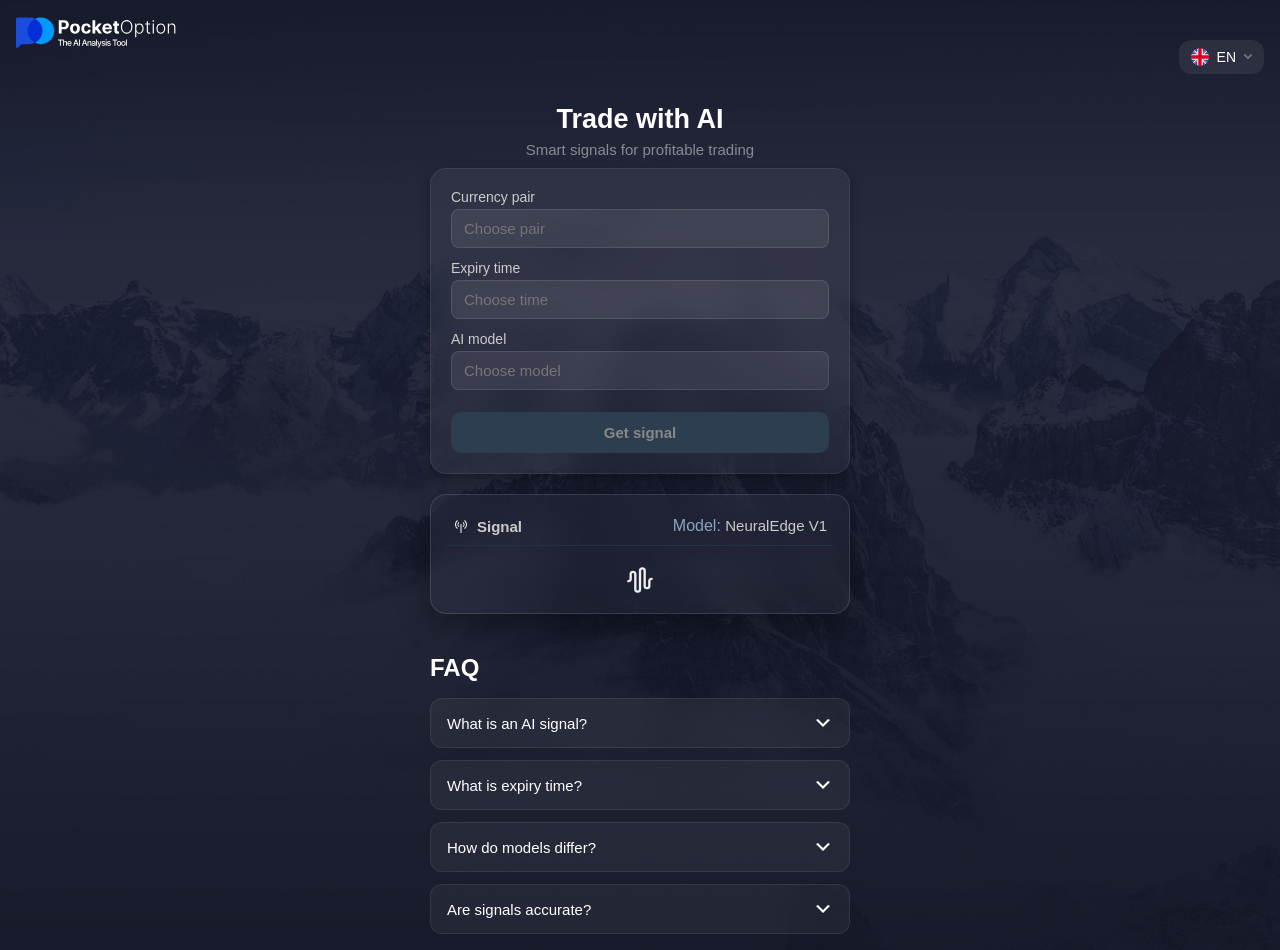
<file: index.html>
<!DOCTYPE html>
<html lang="en" dir="ltr">
<head>
    <meta charset="UTF-8" />
    <meta name="viewport" content="width=device-width, initial-scale=1.0" />
    <title>Pocket Signals</title>
    <link rel="stylesheet" href="styles/main.css" />
</head>
<body>
<div class="app-wrapper">
    <header class="header">
        <img src="images/logo.svg" alt="Logo" class="logo" />

        <div class="vip-button-wrapper">



            <!-- Language menu -->
            <div class="lang-dropdown" id="langDropdown">
                <button class="lang-btn" id="langBtn" aria-haspopup="listbox" aria-expanded="false">
                    <img class="lang-flag" id="langFlag" src="images/flags/en.svg" alt="EN" />
                    <span id="langCode">EN</span>
                    <svg class="lang-caret" width="8" height="6" viewBox="0 0 8 6" aria-hidden="true">
                        <path fill="#fff" d="M.234.334A.8.8 0 0 1 1.276.256l.09.078L4 2.968 6.634.334A.8.8 0 0 1 7.676.256l.09.078a.8.8 0 0 1 .077 1.042l-.077.09-3.2 3.2a.8.8 0 0 1-1.042.077l-.09-.078-3.2-3.2a.8.8 0 0 1 0-1.131Z" opacity=".5"/>
                    </svg>
                </button>
                <ul class="lang-menu" id="langMenu" role="listbox" tabindex="-1" aria-label="Select language"></ul>
            </div>
        </div>
    </header>

    <main class="main">
        <!-- Heading -->
        <div class="main-heading">
            <h1>Trade with AI</h1>
            <p>Smart signals for profitable trading</p>
        </div>

        <!-- Parameters card -->
        <div class="glass-card">
            <div class="field-block" onclick="selectField('pair')">
                <label>Currency pair</label>
                <input type="text" id="pairField" placeholder="Choose pair" readonly />
            </div>

            <div class="field-block" onclick="selectField('expiry')">
                <label>Expiry time</label>
                <input type="text" id="timeField" placeholder="Choose time" readonly />
            </div>

            <div class="field-block" onclick="selectField('model')">
                <label>AI model</label>
                <input type="text" id="modelField" placeholder="Choose model" readonly />
            </div>

            <button class="submit-btn" id="getSignalBtn" disabled>Get signal</button>
        </div>

        <!-- Signal card -->
        <div class="glass-signal">
            <div class="signal-top">
                <div class="signal-title">
                    <img src="images/signal-icon.svg" alt="Signal" />
                    <span>Signal</span>
                </div>
                <div class="signal-model">
                    Model: <span id="selectedModel">NeuralEdge V1</span>
                </div>
            </div>

            <div class="signal-bottom">
                <!-- Animated icon -->
                <svg class="wave-loader" xmlns="http://www.w3.org/2000/svg" width="32" height="32" viewBox="0 0 24 24" fill="none" stroke="#ffffff" stroke-width="2" stroke-linecap="round" stroke-linejoin="round">
                    <path d="M2 13a2 2 0 0 0 2-2V7a2 2 0 0 1 4 0v13a2 2 0 0 0 4 0V4a2 2 0 0 1 4 0v13a2 2 0 0 0 4 0v-4a2 2 0 0 1 2-2">
                        <animate attributeName="stroke-dasharray" values="120;20;120" dur="1.5s" repeatCount="indefinite" />
                        <animate attributeName="opacity" values="1;0.2;1" dur="1.5s" repeatCount="indefinite" />
                    </path>
                </svg>

                <!-- Analysis screen -->
                <div id="sigAnalysis" class="sig-analysis">
                    <ul class="sig-steps" id="sigSteps">
                        <li class="sig-step">
              <span class="icon" aria-hidden="true">
                <svg xmlns="http://www.w3.org/2000/svg" viewBox="0 0 24 24 "><title>Text-link-analysis SVG Icon</title><path fill="#ffffff" d="M8 10h8v2H8zm0-4h12v2H8zm0-4h12v2H8z"/><path fill="#ffffff" d="m4.711 28l5.631-9.996l7.434 6.49a2 2 0 0 0 3.084-.534l6.97-10.403l-1.661-1.114l-7 10.448l-.07.103l-7.435-6.49a2.003 2.003 0 0 0-3.08.53L4 25.183V2H2v26a2.002 2.002 0 0 0 2 2h26v-2Z"/></svg>
              </span>
                            <div><b>Technical screening</b><div class="sub">Indicators, levels, volatility</div></div>
                            <span class="check" aria-hidden="true">
                <svg viewBox="0 0 24 24"><path d="M5 13l4 4L19 7" fill="none" stroke="currentColor" stroke-width="2" stroke-linecap="round" stroke-linejoin="round"/></svg>
              </span>
                        </li>

                        <li class="sig-step">
              <span class="icon" aria-hidden="true">
                <svg xmlns="http://www.w3.org/2000/svg" width="24" height="24" viewBox="0 0 24 24"><title>Pattern SVG Icon</title><path fill="#ffffff" d="M6 19.23q-.508 0-.87-.36q-.36-.362-.36-.87t.36-.87t.87-.36q.125 0 .221.018t.202.07l4.435-4.435q-.125-.333-.055-.682t.33-.608t.608-.33t.682.055l4.435-4.435l-.06-.202Q16.77 6.125 16.77 6q0-.508.362-.87q.361-.36.869-.36t.87.36t.36.87t-.36.87q-.362.36-.87.36q-.308 0-.423-.088l-4.435 4.43q.125.332.055.684t-.324.606q-.271.27-.62.34t-.682-.06l-4.325 4.32l.039.038h3.592q.16-.335.456-.533t.661-.198q.383 0 .692.195t.449.536h3.73q.16-.34.459-.536q.3-.195.676-.195q.508 0 .87.362q.36.361.36.869t-.36.87t-.87.36q-.377 0-.676-.197q-.299-.198-.459-.533h-3.73q-.14.34-.453.536q-.311.195-.682.195t-.667-.198t-.456-.533H7.123q-.14.335-.45.533T6 19.23m0-6q-.508 0-.87-.362q-.36-.361-.36-.869t.36-.87t.87-.36t.87.36q.36.362.36.87t-.36.87t-.87.36m0-6q-.508 0-.87-.36q-.36-.362-.36-.87t.36-.87t.87-.36t.87.36q.36.362.36.87t-.36.87t-.87.36m6 0q-.508 0-.87-.36q-.36-.362-.36-.87t.36-.87t.87-.36t.87.36q.36.362.36.87t-.36.87t-.87.36m6 6q-.508 0-.87-.36q-.36-.362-.36-.87t.36-.87t.87-.36t.87.36q.36.362.36.87t-.36.87t-.87.36"/></svg>
              </span>
                            <div><b>Pattern recognition</b><div class="sub">Trends, figures, candle models</div></div>
                            <span class="check" aria-hidden="true">
                <svg viewBox="0 0 24 24"><path d="M5 13l4 4L19 7" fill="none" stroke="currentColor" stroke-width="2" stroke-linecap="round" stroke-linejoin="round"/></svg>
              </span>
                        </li>

                        <li class="sig-step">
              <span class="icon" aria-hidden="true">
                <svg viewBox="0 0 24 24"><path d="M4 7h8M8 3v8M14 14l6 6M20 14l-6 6" fill="none" stroke="currentColor" stroke-width="2" stroke-linecap="round"/></svg>
              </span>
                            <div><b>Mathematical modeling</b><div class="sub">Probabilities & risk management</div></div>
                            <span class="check" aria-hidden="true">
                <svg viewBox="0 0 24 24"><path d="M5 13l4 4L19 7" fill="none" stroke="currentColor" stroke-width="2" stroke-linecap="round" stroke-linejoin="round"/></svg>
              </span>
                        </li>

                        <li class="sig-step">
              <span class="icon" aria-hidden="true">
                <svg viewBox="0 0 24 24"><path d="M3 12h6l3-5 3 10 3-5h3" fill="none" stroke="currentColor" stroke-width="2" stroke-linecap="round"/></svg>
              </span>
                            <div><b>Signal generation</b><div class="sub">Aggregation & normalization</div></div>
                            <span class="check" aria-hidden="true">
                <svg viewBox="0 0 24 24"><path d="M5 13l4 4L19 7" fill="none" stroke="currentColor" stroke-width="2" stroke-linecap="round" stroke-linejoin="round"/></svg>
              </span>
                        </li>

                        <li class="sig-step">
              <span class="icon" aria-hidden="true">
                <svg viewBox="0 0 24 24"><path d="M12 2l3 7h7l-5.5 4 2.5 7-7-4-7 4 2.5-7L2 9h7z" fill="none" stroke="currentColor" stroke-width="2" stroke-linecap="round"/></svg>
              </span>
                            <div><b>Cross-validation</b><div class="sub">Consistency & error control</div></div>
                            <span class="check" aria-hidden="true">
                <svg viewBox="0 0 24 24"><path d="M5 13l4 4L19 7" fill="none" stroke="currentColor" stroke-width="2" stroke-linecap="round" stroke-linejoin="round"/></svg>
              </span>
                        </li>
                    </ul>

                    <div class="sig-progress">
                        <div class="bar" id="sigProgress" style="width:0%"></div>
                    </div>
                </div>

                <div id="sigResult" class="rg2" hidden>

                    <div id="sigDirIcon" class="sig-dir-icon" aria-hidden="true"></div>
                    <!-- Direction ribbon -->
                    <div class="rg2-ribbon" id="sigDirection">BUY</div>

                    <!-- Pair centered -->
                    <div class="rg2-pair" id="sigPair">—</div>

                    <!-- Two big counters -->
                    <div class="rg2-counters">
                        <div class="rg2-counter">
                            <div class="k">CONFIDENCE</div>
                            <div class="v" id="sigConf">—</div>
                        </div>
                        <div class="rg2-counter">
                            <div class="k">ACCURACY</div>
                            <div class="v" id="sigAcc">—</div>
                        </div>
                    </div>

                    <!-- Rows -->
                    <div class="rg2-list">
                        <div class="row">
                            <div class="k">MARKET</div>
                            <div class="v" id="sigMarket">—</div>
                        </div>
                        <div class="row">
                            <div class="k">STRENGTH</div>
                            <div class="v" id="sigStrength">—</div>
                        </div>
                        <div class="row">
                            <div class="k">VOLUME</div>
                            <div class="v" id="sigVol">—</div>
                        </div>
                        <div class="row">
                            <div class="k">TIME</div>
                            <div class="v" id="sigTime">—</div>
                        </div>
                        <div class="row">
                            <div class="k">VALID UNTIL</div>
                            <div class="v" id="sigValid">—</div>
                        </div>
                    </div>

                    <div class="rg2-actions">
                        <button class="rg2-btn" id="sigRepeat">Repeat</button>
                        <button class="rg2-btn ghost" id="sigReset">Reset</button>
                    </div>
                </div>


            </div>
        </div>
    </main>

    <section class="faq-section">
        <h2 class="faq-title">FAQ</h2>
        <div class="faq-list">

            <div class="faq-item">
                <button class="faq-question" onclick="toggleFAQ(this)">
                    <span>What is an AI signal?</span>
                    <img src="images/ArrowDownAlt2.svg" class="arrow-icon" alt="Arrow" />
                </button>
                <div class="faq-answer">
                    An AI signal is generated by artificial intelligence based on market analysis.
                </div>
            </div>

            <div class="faq-item">
                <button class="faq-question" onclick="toggleFAQ(this)">
                    <span>What is expiry time?</span>
                    <img src="images/ArrowDownAlt2.svg" class="arrow-icon" alt="Arrow" />
                </button>
                <div class="faq-answer">
                    The moment when a trade closes automatically. Choose what fits your strategy.
                </div>
            </div>

            <div class="faq-item">
                <button class="faq-question" onclick="toggleFAQ(this)">
                    <span>How do models differ?</span>
                    <img src="images/ArrowDownAlt2.svg" class="arrow-icon" alt="Arrow" />
                </button>
                <div class="faq-answer">
                    Models differ in performance and compute — expect different signals.
                </div>
            </div>

            <div class="faq-item">
                <button class="faq-question" onclick="toggleFAQ(this)">
                    <span>Are signals accurate?</span>
                    <img src="images/ArrowDownAlt2.svg" class="arrow-icon" alt="Arrow" />
                </button>
                <div class="faq-answer">
                    Signals are aggregated across many markets and venues to increase robustness.
                </div>
            </div>

        </div>
    </section>
</div>

<!-- POPUP: pair -->
<div class="cp-overlay" id="cpPopup" aria-hidden="true" role="dialog" aria-modal="true">
    <div class="cp" role="document">
        <div class="cp-header">
            <div class="cp-tabs" id="cpTabs">
                <button class="cp-tab" data-tab="fiat" aria-selected="true" title="Currencies">
                    <img src="images/icons/Dollar.svg" alt="$" />
                </button>
                <button class="cp-tab" data-tab="crypto" aria-selected="false" title="Crypto">
                    <img src="images/icons/Btc.svg" alt="₿" />
                </button>
                <button class="cp-tab" data-tab="commod" aria-selected="false" title="Commodities">
                    <img src="images/icons/BaselineWaterDrop.svg" alt="oil" />
                </button>
                <button class="cp-tab" data-tab="stocks" aria-selected="false" title="Stocks">
                    <img src="images/icons/GraphArrowIncreaseSolid.svg" alt="stocks" />
                </button>
                <button class="cp-tab" data-tab="docs" aria-selected="false" title="Indices">
                    <img src="images/icons/Document.svg" alt="docs" />
                </button>
            </div>

            <div class="cp-search-row">
                <div class="cp-search">
                    <img class="cp-icon-left" src="images/icons/SearchOutlined.svg" width="18" height="18" alt="Search" />
                    <input id="cpSearch" type="search" autocomplete="off" placeholder="Search" />
                </div>
                <button id="cpFavOnly" class="cp-fav" aria-pressed="false" title="Favorites only">
                    <img src="images/icons/StarFilled.svg" width="18" height="18" alt="Favorites" />
                </button>
            </div>
        </div>

        <div class="cp-headrow">
            <div id="cpLeftTitle">Currencies</div>
            <div style="text-align:right;">Market</div>
        </div>

        <div class="cp-list" id="cpList"></div>
    </div>
</div>
<!-- /POPUP -->

<!-- POPUP: expiry -->
<div class="ex-overlay" id="exPopup" aria-hidden="true" role="dialog" aria-modal="true">
    <div class="ex" role="document">
        <div class="ex-header">
            <div class="ex-title">Expiry time</div>
        </div>
        <div class="ex-grid" id="exGrid"><!-- render from JS --></div>
    </div>
</div>
<!-- /POPUP -->

<!-- POPUP: model -->
<div class="md-overlay" id="mdPopup" aria-hidden="true" role="dialog" aria-modal="true">
    <div class="md" role="document">
        <div class="md-header">
            <div class="md-title">AI model</div>
        </div>
        <div class="md-grid" id="mdGrid"><!-- render from JS --></div>
    </div>
</div>
<!-- /POPUP -->

<!-- POPUP: VIP Bottom Sheet -->
<div class="vip-overlay" id="vipSheet" aria-hidden="true" role="dialog" aria-modal="true">
    <div class="vip-backdrop" data-close></div>

    <section class="vip-sheet" role="document" aria-labelledby="vipTitle">
        <div class="vip-grabber" data-close="drag" aria-hidden="true"></div>

        <header class="vip-head">
            <div class="vip-title-wrap">
                <h3 id="vipTitle">Get VIP access</h3>
            </div>
            <button class="vip-close" id="vipClose" aria-label="Close">
                <svg width="18" height="18" viewBox="0 0 24 24"><path fill="#9aa7b8" d="M18.3 5.7L12 12l6.3 6.3-1.4 1.4L10.6 13.4 4.3 19.7 2.9 18.3 9.2 12 2.9 5.7 4.3 4.3 10.6 10.6 16.9 4.3z"/></svg>
            </button>
        </header>

        <div class="vip-body">
            <!-- Hero -->
            <div class="vip-hero">
                <div class="vip-badge">Exclusive access</div>
                <h4>More accuracy. More markets. Less risk.</h4>
                <p class="vip-sub">VIP unlocks advanced model, priority signals and risk tools.</p>
            </div>

            <!-- Short comparison -->
            <div class="vip-compare">
                <div class="vip-card free">
                    <div class="vip-card-title">Basic</div>
                    <ul>
                        <li>NeuralEdge V1 model</li>
                        <li>Average signal accuracy</li>
                        <li>Standard markets</li>
                        <li>Limited signal history</li>
                        <li>Market analysis every 40s</li>
                        <li>Payouts up to 80%</li>
                    </ul>
                </div>

                <div class="vip-card vip">
                    <div class="vip-card-title">VIP</div>
                    <ul>
                        <li>NeuralEdge V2 model</li>
                        <li>Timeframes up to <b>H4</b></li>
                        <li>Extended markets: stocks/crypto/indices</li>
                        <li>Priority signals & early access</li>
                        <li>Details: strength/volume/probability corridors</li>
                        <li>Deep history & favorites</li>
                        <li>Market analysis every 1.2s</li>
                        <li>Payouts up to 170%</li>
                    </ul>
                </div>
            </div>

            <h3 class="vip-h3">What VIP gives</h3>
            <!-- Features -->
            <div class="vip-features">
                <div class="vip-feature">
                    <img class="vip-icon" src="images/vip/Chart_perspective_matte_s%201.svg" alt="Chart">
                    <div class="vf-text">
                        <div class="vf-title">+ up to 12% ↑ accuracy</div>
                        <div class="vf-sub">via ensembles & probability calibration.</div>
                    </div>
                </div>

                <div class="vip-feature">
                    <img class="vip-icon" src="images/vip/Flash_perspective_matte_s.svg" alt="Flash">
                    <div class="vf-text">
                        <div class="vf-title">Priority delivery</div>
                        <div class="vf-sub">VIP gets the signal first.</div>
                    </div>
                </div>

                <div class="vip-feature">
                    <img class="vip-icon" src="images/vip/Briefcase_perspective_matte_s%201.svg" alt="Briefcase">
                    <div class="vf-text">
                        <div class="vf-title">Risk guides</div>
                        <div class="vf-sub">adaptive lot/expiry vs volatility.</div>
                    </div>
                </div>

                <div class="vip-feature">
                    <img class="vip-icon" src="images/vip/Diagram_perspective_matte_s%201.svg" alt="Diagram">
                    <div class="vf-text">
                        <div class="vf-title">Extended markets</div>
                        <div class="vf-sub">packages for stocks, indices, crypto.</div>
                    </div>
                </div>
            </div>
            <section class="vip-how">
                <h4>How to get VIP</h4>
                <p class="vip-how-text">
                    Keep trading on PocketOption. VIP is granted automatically based on your turnover.
                </p>
            </section>
    </section>
</div>

<script src="scripts/main.js"></script>
</body>
</html>
</file>
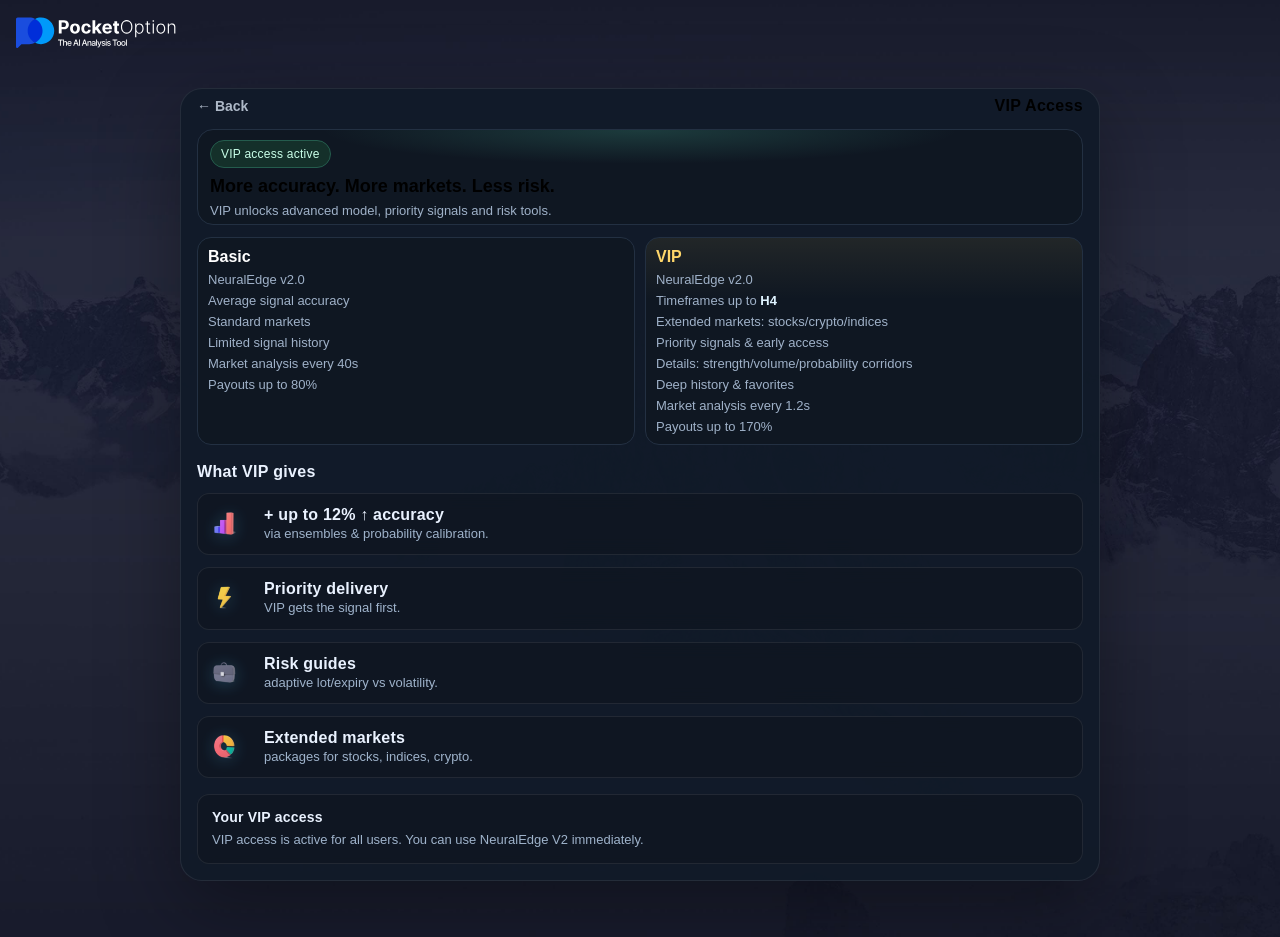
<file: vip.html>
<!DOCTYPE html>
<html lang="en">
<head>
<meta charset="UTF-8">
<meta name="viewport" content="width=device-width, initial-scale=1.0">
<title>VIP Access — Pocket Signals</title>
<link rel="stylesheet" href="styles/main.css">
</head>
<body>
<div class="app-wrapper">
<header class="header">
  <img src="images/logo.svg" alt="Logo" class="logo">
</header>
<main class="vip-page" role="main" aria-labelledby="vipTitle">

        <header class="vip-head">
            <a class="vip-back" href="index.html" aria-label="Back">← Back</a>
            <div class="vip-title-wrap">
                <h3 id="vipTitle">VIP Access</h3>
            </div>
        </header>

        <div class="vip-body">
            <!-- Hero -->
            <div class="vip-hero">
                <div class="vip-badge">VIP access active</div>
                <h4>More accuracy. More markets. Less risk.</h4>
                <p class="vip-sub">VIP unlocks advanced model, priority signals and risk tools.</p>
            </div>

            <!-- Short comparison -->
            <div class="vip-compare">
                <div class="vip-card free">
                    <div class="vip-card-title">Basic</div>
                    <ul>
                        <li>NeuralEdge v2.0</li>
                        <li>Average signal accuracy</li>
                        <li>Standard markets</li>
                        <li>Limited signal history</li>
                        <li>Market analysis every 40s</li>
                        <li>Payouts up to 80%</li>
                    </ul>
                </div>

                <div class="vip-card vip">
                    <div class="vip-card-title">VIP</div>
                    <ul>
                        <li>NeuralEdge v2.0</li>
                        <li>Timeframes up to <b>H4</b></li>
                        <li>Extended markets: stocks/crypto/indices</li>
                        <li>Priority signals & early access</li>
                        <li>Details: strength/volume/probability corridors</li>
                        <li>Deep history & favorites</li>
                        <li>Market analysis every 1.2s</li>
                        <li>Payouts up to 170%</li>
                    </ul>
                </div>
            </div>

            <h3 class="vip-h3">What VIP gives</h3>
            <!-- Features -->
            <div class="vip-features">
                <div class="vip-feature">
                    <img class="vip-icon" src="images/vip/Chart_perspective_matte_s%201.svg" alt="Chart">
                    <div class="vf-text">
                        <div class="vf-title">+ up to 12% ↑ accuracy</div>
                        <div class="vf-sub">via ensembles & probability calibration.</div>
                    </div>
                </div>

                <div class="vip-feature">
                    <img class="vip-icon" src="images/vip/Flash_perspective_matte_s.svg" alt="Flash">
                    <div class="vf-text">
                        <div class="vf-title">Priority delivery</div>
                        <div class="vf-sub">VIP gets the signal first.</div>
                    </div>
                </div>

                <div class="vip-feature">
                    <img class="vip-icon" src="images/vip/Briefcase_perspective_matte_s%201.svg" alt="Briefcase">
                    <div class="vf-text">
                        <div class="vf-title">Risk guides</div>
                        <div class="vf-sub">adaptive lot/expiry vs volatility.</div>
                    </div>
                </div>

                <div class="vip-feature">
                    <img class="vip-icon" src="images/vip/Diagram_perspective_matte_s%201.svg" alt="Diagram">
                    <div class="vf-text">
                        <div class="vf-title">Extended markets</div>
                        <div class="vf-sub">packages for stocks, indices, crypto.</div>
                    </div>
                </div>
            </div>
            <section class="vip-how">
                <h4>Your VIP access</h4>
                <p class="vip-how-text">
                    VIP access is active for all users. You can use NeuralEdge V2 immediately.
                </p>
            </section>
    </main>
</div>
</div>
</body>
</html>
</file>
<file: styles/main.css>
/* =========================
   Reset
========================= */
*{margin:0;padding:0;box-sizing:border-box}

/* =========================
   Base
========================= */
html,body{width:100%;height:100%;font-family:Arial, sans-serif;background:#0b0f1a}
.app-wrapper{
    min-height:100vh;
    background:url('../images/background.jpg') no-repeat center/cover;
    padding:16px;
}

/* =========================
   Header
========================= */
.header{display:flex;justify-content:space-between;align-items:center;padding-bottom:16px}
.logo{height:32px;width:auto}

.vip-button-wrapper{position:relative;display:flex;flex-direction:column;align-items:flex-end}
.vip-btn{
    display:flex;align-items:center;gap:6px;
    background: #deaf00;color:#fff;font-weight:700;
    border:0;border-radius:6px;padding:8px 12px;font-size:14px;cursor:pointer;position:relative;
}
.vip-btn img{width:18px;height:18px}
.vip-indicator{
    position:absolute;top:-4px;right:-4px;width:10px;height:10px;background:red;border-radius:50%;
    display:none;animation:pulse 1.2s infinite;
}
@keyframes pulse{0%{transform:scale(1);opacity:1}50%{transform:scale(1.4);opacity:.6}100%{transform:scale(1);opacity:1}}

/* =========================
   Main layout
========================= */
.main{display:flex;flex-direction:column;align-items:center;gap:20px;padding:60px 16px 0}

/* Headings */
.main-heading{color:#fff;text-align:center;margin-top:-20px;margin-bottom:-10px}
.main-heading h1{font-size:27px;font-weight:700;margin-bottom:6px}
.main-heading p{font-size:15px;color:#ccc;opacity:.6}

/* =========================
   Glass Card (form)
========================= */
.glass-card{
    width:100%;max-width:420px;color:#fff;
    backdrop-filter:blur(16px);
    background:rgba(255,255,255,.05);
    border:1px solid rgba(255,255,255,.08);
    border-radius:16px;padding:20px;display:flex;flex-direction:column;gap:12px;
    box-shadow:0 4px 12px rgba(0,0,0,.3);
    transition:opacity .25s ease, filter .25s ease;
}
.field-block{display:flex;flex-direction:column;gap:4px;cursor:pointer}
.field-block label{font-size:14px;color:#ccc}
.field-block input{
    padding:10px 12px;font-size:15px;border-radius:8px;color:#fff;
    background:rgba(255,255,255,.08);
    border:1px solid rgba(255,255,255,.1);
    pointer-events:none;
}

/* Submit button */
.submit-btn{
    margin-top:10px;padding:12px;font-size:15px;border-radius:10px;border:0;font-weight:700;
    cursor:not-allowed;background:#2c3e50;color:#888;transition:.3s;
}
.submit-btn.active{background:#1abc9c;color:#fff;cursor:pointer}

/* =========================
   Glass Signal (analysis card)
========================= */
.glass-signal{
    width:100%;max-width:420px;color:#fff;position:relative;z-index:2;
    backdrop-filter:blur(16px);
    background:rgba(255,255,255,.05);
    border:1px solid rgba(255,255,255,.08);
    border-radius:16px;padding:16px;display:flex;flex-direction:column;gap:10px;
    box-shadow:0 4px 12px rgba(0,0,0,.25);
    transition:margin-top .28s ease, box-shadow .28s ease, transform .28s ease;
    will-change:margin-top,transform;
}
body.analysis-open .glass-signal{
    margin-top:calc(-1.02 * var(--raise, 0px));
    z-index:10; box-shadow:0 18px 56px rgba(0,0,0,.5);
}
body.analysis-open .glass-card{opacity:.65;filter:blur(1px);pointer-events:none}

.signal-top{display:flex;justify-content:space-between;align-items:center;padding:6px 6px 10px;border-bottom:1px solid #243244}
.signal-title{display:flex;gap:8px;align-items:center;font-weight:700}
.signal-title img{width:16px;height:16px}
.signal-title span,.signal-model span{font-size:15px;color:#ccc}

.signal-bottom{font-size:15px;color:#ccc;padding-top:10px;width:100%;text-align:center}
.signal-bottom svg.wave-loader{width:28px;height:28px;stroke:#fff;transition:opacity .2s ease, transform .2s ease}

/* По умолчанию показываем иконку, анализ скрыт */
.sig-analysis{display:none}
body.analysis-open .wave-loader{display:none}
body.analysis-open .sig-analysis{display:block}
.wave-loader{transition:opacity .2s ease, transform .2s ease}
body.analysis-open .wave-loader{opacity:0;transform:scale(.96)}

/* =========================
   FAQ
========================= */
.faq-section{max-width:420px;margin:40px auto 0;color:#fff}
.faq-title{font-size:24px;font-weight:700;margin-bottom:16px;text-align:left}
.faq-list{display:flex;flex-direction:column;gap:12px}
.faq-item{
    background:rgba(255,255,255,.05);border:1px solid rgba(255,255,255,.08);
    backdrop-filter:blur(16px);border-radius:12px;overflow:hidden;transition:.3s ease;
}
.faq-question{
    width:100%;padding:14px 16px;background:none;border:0;color:#fff;
    font-size:15px;font-weight:500;display:flex;justify-content:space-between;align-items:center;cursor:pointer;
}
.arrow-icon{width:20px;height:20px;transition:transform .3s ease}
.faq-item.open .arrow-icon{transform:rotate(180deg)}
.faq-answer{
    max-height:0;opacity:0;padding:0 16px;font-size:14px;color:#ccc;overflow:hidden;transition:.3s ease;
}
.faq-item.open .faq-answer{max-height:300px;opacity:1;padding:0 16px 14px}

/* =========================
   Language dropdown (under VIP)
========================= */
.lang-dropdown{position:absolute;top:100%;right:0;margin-top:8px}
.lang-btn{
    display:flex;align-items:center;gap:8px;padding:8px 12px;border-radius:12px;
    background:rgba(255,255,255,.08);backdrop-filter:blur(12px);color:#fff;
    font-size:14px;font-weight:500;text-transform:uppercase;border:0;cursor:pointer;transition:background .2s ease;
}
.lang-btn:hover{background:rgba(255,255,255,.12)}
.lang-flag{width:18px;height:18px;border-radius:50%;object-fit:cover}
.lang-caret{width:8px;height:6px;opacity:.7;transform-origin:50% 50%;transition:transform .2s ease}
.lang-dropdown.open .lang-caret{transform:rotate(180deg)}
.lang-menu{
    position:absolute;top:calc(100% + 6px);right:0;width:200px;max-height:260px;background:#fff;color:#000;
    border-radius:12px;box-shadow:0 12px 28px rgba(0,0,0,.25);padding:8px 0;display:none;flex-direction:column;overflow-y:auto;z-index:1000;
}
.lang-menu.open{display:flex;animation:fadeIn .2s ease}
.lang-menu li{list-style:none}
.lang-menu button{
    display:flex;align-items:center;width:100%;background:none;border:0;padding:10px 16px;gap:10px;
    font-weight:500;font-size:14px;cursor:pointer;transition:background .15s ease;
}
.lang-menu button:hover{background:#f1f1f1}
@keyframes fadeIn{from{opacity:0;transform:translateY(-4px)}to{opacity:1;transform:translateY(0)}}

/* =========================
   Currency Pair Popup
========================= */
:root{
    --cp-bg:#0e1621;--cp-panel:#1c2532;--cp-panel-2:#111a24;--cp-text:#e3eefc;--cp-muted:#8aa4c0;
    --cp-accent:#3ba3ff;--cp-border:#243244;--cp-hover:#223044;--cp-shadow:0 10px 30px rgba(0,0,0,.45);
}
.cp-overlay{position:fixed;inset:0;background:rgba(4,10,16,.55);backdrop-filter:blur(4px);display:none;align-items:center;justify-content:center;z-index:1000;padding:16px}
.cp-overlay[aria-hidden="false"]{display:flex}
.cp{width:100%;max-width:420px;background:var(--cp-panel);border:1px solid var(--cp-border);border-radius:16px;box-shadow:var(--cp-shadow);overflow:hidden;position:relative;color:var(--cp-text)}
.cp-header{padding:12px 12px 8px;background:linear-gradient(180deg,rgba(255,255,255,.02),transparent 60%);border-bottom:1px solid var(--cp-border)}
.cp-tabs{display:flex;gap:8px}
.cp-tab{flex:1 1 auto;display:flex;align-items:center;justify-content:center;height:36px;border-radius:10px;background:var(--cp-panel-2);border:1px solid var(--cp-border);cursor:pointer;user-select:none}
.cp-tab[aria-selected="true"]{outline:2px solid var(--cp-accent);background:#0f2032}
.cp-tab img{width:18px;height:18px;display:block}
.cp-search-row{display:flex;gap:8px;align-items:center;margin-top:10px}
.cp-search{position:relative;flex:1 1 auto}
.cp-search input{width:100%;height:38px;padding:0 34px 0 36px;background:var(--cp-panel-2);color:var(--cp-text);border:1px solid var(--cp-border);border-radius:12px;outline:none}
.cp-search input::placeholder{color:var(--cp-muted)}
.cp-icon-left{position:absolute;left:10px;top:50%;transform:translateY(-50%);opacity:.8}
.cp-fav{width:38px;height:38px;display:inline-flex;align-items:center;justify-content:center;background:var(--cp-panel-2);border:1px solid var(--cp-border);border-radius:12px;cursor:pointer}
.cp-fav[aria-pressed="true"]{outline:2px solid var(--cp-accent)}
.cp-headrow{display:grid;grid-template-columns:1fr 56px;gap:8px;padding:10px 12px;color:var(--cp-muted);font-size:12px;text-transform:uppercase;letter-spacing:.03em}
.cp-list{max-height:min(60vh,520px);overflow:auto;padding-bottom:10px}
.cp-item{display:grid;grid-template-columns:1fr 56px;gap:8px;align-items:center;height:44px;padding:0 12px;border-top:1px solid var(--cp-border)}
.cp-item:hover{background:var(--cp-hover)}
.cp-title{display:flex;align-items:center;gap:8px;min-width:0}
.cp-title .cp-star{width:18px;height:18px;opacity:.9;cursor:pointer}
.cp-name{white-space:nowrap;overflow:hidden;text-overflow:ellipsis}
.cp-market{text-align:right;color:var(--cp-muted);font-size:12.5px}

/* =========================
   Expiry Popup
========================= */
:root{
    --ex-panel:#1c2532;--ex-panel-2:#111a24;--ex-text:#e3eefc;--ex-muted:#8aa4c0;
    --ex-border:#243244;--ex-accent:#3ba3ff;--ex-hover:#223044;--ex-shadow:0 10px 30px rgba(0,0,0,.45);
}
.ex-overlay{position:fixed;inset:0;background:rgba(4,10,16,.55);backdrop-filter:blur(4px);display:none;align-items:center;justify-content:center;z-index:1000;padding:16px}
.ex-overlay[aria-hidden="false"]{display:flex}
.ex{width:100%;max-width:420px;background:var(--ex-panel);border:1px solid var(--ex-border);border-radius:18px;box-shadow:var(--ex-shadow);overflow:hidden;color:var(--ex-text)}
.ex-header{padding:12px 14px;border-bottom:1px solid var(--ex-border);background:linear-gradient(180deg,rgba(255,255,255,.02),transparent 60%)}
.ex-title{font-weight:600}
.ex-grid{display:grid;grid-template-columns:repeat(3,1fr);gap:10px;padding:12px}
.ex-chip{
    height:40px;display:flex;align-items:center;justify-content:center;border-radius:12px;background:var(--ex-panel-2);
    border:1px solid var(--ex-border);color:var(--ex-text);font-weight:600;letter-spacing:.01em;cursor:pointer;user-select:none;
    transition:background .12s ease, outline-color .12s ease, transform .06s ease;
}
.ex-chip:hover{background:var(--ex-hover)}
.ex-chip:active{transform:translateY(1px)}
.ex-chip[aria-selected="true"]{outline:2px solid var(--ex-accent);background:#0f2032}
.ex-chip:focus-visible{outline:2px solid var(--ex-accent)}

/* =========================
   Model Popup
========================= */
:root{
    --md-panel:#1c2532;--md-panel-2:#111a24;--md-text:#e3eefc;--md-muted:#8aa4c0;
    --md-border:#243244;--md-accent:#3ba3ff;--md-hover:#223044;--md-shadow:0 10px 30px rgba(0,0,0,.45);
    --md-badge:#2a3750;
}
.md-overlay{position:fixed;inset:0;background:rgba(4,10,16,.55);backdrop-filter:blur(4px);display:none;align-items:center;justify-content:center;z-index:1000;padding:16px}
.md-overlay[aria-hidden="false"]{display:flex}
.md{width:100%;max-width:420px;background:var(--md-panel);border:1px solid var(--md-border);border-radius:18px;box-shadow:var(--md-shadow);overflow:hidden;color:var(--md-text)}
.md-header{padding:12px 14px;border-bottom:1px solid var(--md-border);background:linear-gradient(180deg,rgba(255,255,255,.02),transparent 60%)}
.md-title{font-weight:600}
.md-grid{display:grid;grid-template-columns:repeat(2,1fr);gap:10px;padding:12px}
.md-chip{
    min-height:56px;display:flex;flex-direction:column;gap:6px;align-items:center;justify-content:center;text-align:center;
    border-radius:12px;background:var(--md-panel-2);border:1px solid var(--md-border);color:var(--md-text);
    font-weight:600;letter-spacing:.01em;cursor:pointer;user-select:none;padding:6px 8px;
    transition:background .12s ease, outline-color .12s ease, transform .06s ease;
}
.md-chip:hover{background:var(--md-hover)}
.md-chip:active{transform:translateY(1px)}
.md-chip[aria-selected="true"]{outline:2px solid var(--md-accent);background:#0f2032}
.md-chip.is-disabled{opacity:.55;cursor:not-allowed;filter:saturate(.7);background:var(--md-panel-2);border-style:dashed}
.md-chip .md-badge{font-size:11px;line-height:1;color:var(--md-muted);background:var(--md-badge);border:1px solid var(--md-border);padding:4px 6px;border-radius:8px}

/* =========================
   Signal (analysis → result)
========================= */
.signal-model{color:#8aa4c0}

/* Steps container */
:root{
    --step-bg:rgba(20,24,31,.7);
    --step-br:rgba(120,140,180,.25);
    --step-next:rgba(140,160,200,.18);
    --step-active-grad:linear-gradient(135deg, rgba(86,161,255,.25), rgba(72,227,194,.25));
    --step-active-ring:#5ec7ff;
    --step-done:rgba(80,180,120,.18);
    --step-done-ring:#4ade80;
}
#sigSteps{display:grid;gap:10px}
#sigSteps .sig-step{
    display:flex;align-items:center;gap:12px;position:relative;
    background:var(--step-bg);border:1px solid var(--step-br);border-radius:14px;padding:14px 16px;
    backdrop-filter:blur(6px);transition:transform .25s ease,border-color .25s ease,box-shadow .25s ease,background .25s ease;
}
/* icons */
#sigSteps .sig-step .icon{width:28px;height:28px;display:grid;place-items:center;flex:0 0 28px}
#sigSteps .sig-step .icon svg{width:22px;height:22px;opacity:.8}
/* check */
#sigSteps .sig-step .check{width:24px;height:24px;display:grid;place-items:center;flex:0 0 24px}
#sigSteps .sig-step .check svg{width:18px;height:18px;opacity:0;transform:scale(.8);transition:.25s ease}
/* text */
#sigSteps .sig-step > div{flex:1;min-width:0}
#sigSteps .sig-step b{font-weight:600;font-size:12px;letter-spacing:.2px}
#sigSteps .sig-step .sub{font-size:12px;opacity:.7}
/* states */
#sigSteps .sig-step.is-next{background:linear-gradient(0deg,var(--step-next),var(--step-next)),var(--step-bg);border-color:rgba(120,140,180,.35)}
#sigSteps .sig-step.is-active{background:var(--step-active-grad),var(--step-bg);border-color:var(--step-active-ring);box-shadow:0 0 0 1px rgba(94,199,255,.25),0 8px 24px rgba(66,160,255,.12)}
#sigSteps .sig-step.is-active .icon svg{opacity:1;filter:drop-shadow(0 0 6px rgba(94,199,255,.45))}
#sigSteps .sig-step.is-active::after{content:"";position:absolute;inset:-1px;border-radius:14px;border:1px solid rgba(94,199,255,.35);pointer-events:none;animation:pulse-ring 1.2s ease-out infinite}
#sigSteps .sig-step.is-done{background:linear-gradient(0deg,var(--step-done),var(--step-done)),var(--step-bg);border-color:var(--step-done-ring)}
#sigSteps .sig-step.is-done .check svg{opacity:1;transform:scale(1)}
#sigSteps .sig-step:active{transform:translateY(1px)}
@keyframes pulse-ring{0%{box-shadow:0 0 0 0 rgba(94,199,255,.35)}100%{box-shadow:0 0 0 12px rgba(94,199,255,0)}}

/* progress */
.sig-progress{
    position:relative;height:6px;border-radius:999px;background:rgba(255,255,255,.08);overflow:hidden;margin-top:10px;
}
.sig-progress .bar{
    height:100%;width:0%;
    background:linear-gradient(90deg,#55a6ff,#48e3c2);border-radius:inherit;
    transition:width .35s cubic-bezier(.22,1,.36,1);
    background-image:
            repeating-linear-gradient(45deg, rgba(255,255,255,.22) 0 8px, rgba(255,255,255,0) 8px 16px),
            linear-gradient(90deg,#55a6ff,#48e3c2);
    animation:prog-stripes 1.2s linear infinite;
}
.sig-progress::after{
    content:"";position:absolute;inset:0;transform:translateX(-60%);
    background:linear-gradient(90deg,transparent,rgba(255,255,255,.18),transparent);
    animation:prog-shine 2.2s ease-in-out infinite;pointer-events:none;
}
@keyframes prog-stripes{to{background-position:40px 0,0 0}}
@keyframes prog-shine{50%{transform:translateX(60%)}100%{transform:translateX(160%)}}

/* Result */
/* — бейдж направления сделки (ПОКУПКА/ПРОДАЖА) — */
/* — направление сделки: крупный, спокойный бейдж — */
.trade-badge{
    margin:10px auto 16px;
    display:inline-flex; align-items:center; justify-content:center;
    padding:12px 24px;               /* БОЛЬШЕ */
    border-radius:14px;              /* менее округлый */
    font-size:16px;
    font-weight:800;
    letter-spacing:.06em;
    text-transform:uppercase;
    user-select:none;

    /* стекло + мягкий свет */
    backdrop-filter:blur(10px);
    box-shadow:
            inset 0 1px 0 rgba(255,255,255,.22),
            0 8px 24px rgba(0,0,0,.25);
    border:1px solid rgba(255,255,255,.18);
}

/* спокойные градиенты без кислотности */
.trade-badge.buy{
    color:#05221a;
    background:
            linear-gradient(180deg, rgba(96,243,196,.85), rgba(64,213,176,.82));
}

.trade-badge.sell{
    color:#2a0c0c;
    background:
            linear-gradient(180deg, rgba(255,153,153,.88), rgba(248,118,118,.84));
}


/* — грид результата — */
.sig-result{ padding-top:8px; }
.sig-grid{
    display:grid;
    grid-template-columns:repeat(2,1fr);
    gap:12px; /* чуть свободнее */
}

/* — плитки: светлое стекло вместо тёмных блоков — */
.sig-grid .kv{
    background:rgba(255,255,255,.06);
    border:1px solid rgba(255,255,255,.12);
    border-radius:14px;
    padding:12px 12px 11px;
    backdrop-filter:blur(12px);
    box-shadow:0 6px 18px rgba(0,0,0,.18);
    transition:transform .08s ease, background .15s ease, border-color .15s ease;
}
.sig-grid .kv:hover{
    background:rgba(255,255,255,.085);
    border-color:rgba(255,255,255,.16);
    transform:translateY(-1px);
}
.sig-grid .k{
    color:#b9c8dd;
    font-size:12px;
    letter-spacing:.04em;
}
.sig-grid .v{
    color:#eaf1fb;
    font-weight:700;
    margin-top:2px;
}
.sig-grid .pct{
    color:#eafbf4;
    font-weight:800;
    font-size:22px;
}


/* — кнопки: спокойные, вписываются в стекло — */
.sig-actions{
    display:flex; gap:10px; justify-content:center; margin:16px 0 6px;
}
.btn{
    background:rgba(255,255,255,.06);
    color:#e3eefc;
    border:1px solid rgba(255,255,255,.12);
    border-radius:12px;
    padding:10px 14px;
    font-weight:600;
    backdrop-filter:blur(10px);
    transition:background .15s ease, border-color .15s ease, transform .05s ease;
}
.btn:hover{
    background:rgba(255,255,255,.095);
    border-color:rgba(255,255,255,.18);
}
.btn:active{ transform:translateY(1px); }
.btn.btn-ghost{ opacity:.95; }

/* ==============================
   RESULT REDESIGN v2 (rollback + polish)
============================== */
:root{
    --c-text:#eef3fb;
    --c-muted:#aebbd1;
    --c-glass:rgba(255,255,255,.055);  /* чуть мягче стекло */
    --c-glass2:rgba(255,255,255,.09);
    --c-stroke:rgba(255,255,255,.12);
    --c-stroke2:rgba(255,255,255,.18);
    --c-buy:#39d7b5;
    --c-sell:#ff8b8b;
}

#sigResult.rg2{ padding:10px 10px 8px; }

/* контейнер карточки — как раньше, но без лишнего свечения */
.glass-signal{
    background:linear-gradient(180deg, rgba(255,255,255,.035), rgba(255,255,255,.03));
    border:1px solid var(--c-stroke);
    box-shadow:0 10px 32px rgba(0,0,0,.36);
}

/* Лента направления — прежняя идея, но чуть компактнее и спокойнее */
.rg2-ribbon{
    display:block;
    margin:8px auto 12px;
    padding:12px 24px;                 /* было 14/28 */
    max-width:calc(100% - 36px);
    text-align:center;
    border-radius:12px;
    font-weight:900; letter-spacing:.06em; text-transform:uppercase;
    color: #ffffff;
    background:var(--c-glass2);
    border:1px solid var(--c-stroke2);
    backdrop-filter:blur(10px);
    box-shadow:inset 0 1px 0 rgba(255,255,255,.20), 0 8px 22px rgba(0,0,0,.20);
}
.rg2-ribbon.buy{
    background: #32ac41;
    border-color:rgba(57,215,181,.42);
}
.rg2-ribbon.sell{
    background:#f3382c;
    border-color:rgba(255,139,139,.42);
}

/* Пара — крупно по центру */
.rg2-pair{
    text-align:center;
    color:var(--c-text);
    font-weight:600;
    font-size:18px;
    margin:4px 0 12px;
}

/* Два счётчика */
.rg2-counters{
    display:grid; grid-template-columns:repeat(2,1fr); gap:10px;
    margin-bottom:10px;
}
.rg2-counter{
    background:var(--c-glass);
    border:1px solid var(--c-stroke);
    border-radius:16px;
    padding:14px 14px 12px;
    backdrop-filter:blur(12px);
    text-align:center;
    box-shadow:0 8px 20px rgba(0,0,0,.20);
}
.rg2-counter .k{ color:var(--c-muted); font-size:12px; letter-spacing:.04em; }
.rg2-counter .v{ color:var(--c-text); font-weight:700; font-size:24px; }

/* Список-таблица */
.rg2-list{ display:flex; flex-direction:column; gap:8px; }
.rg2-list .row{
    display:grid; grid-template-columns:1fr auto; align-items:center;
    background:var(--c-glass);
    border:1px solid var(--c-stroke);
    border-radius:12px;
    padding:10px 12px;
    backdrop-filter:blur(10px);
}
/* метка слева, значение справа */
.rg2-list .row{ grid-template-columns: 1fr auto; }

.rg2-list .k{
    color:var(--c-muted);
    font-size:12px;
    letter-spacing:.04em;
    text-align:left;          /* ← левый край */
    justify-self:start;       /* ← прижать к левому */
    padding-left:8px;         /* чуть воздуха слева */
}

.rg2-list .v{
    color:var(--c-text);
    font-weight:600;
    text-align:right;         /* ← правый край */
    justify-self:end;         /* ← прижать к правому */
    padding-right:8px;        /* чуть воздуха справа */
}


/* Кнопки */
.rg2-actions{ display:flex; gap:10px; justify-content:center; margin:16px 0 4px; }
.rg2-btn{
    background:var(--c-glass);
    color:var(--c-text);
    border:1px solid var(--c-stroke);
    border-radius:12px;
    padding:10px 14px;
    font-weight:600;
    backdrop-filter:blur(8px);
    transition:background .15s ease, border-color .15s ease, transform .05s ease;
}
.rg2-btn:hover{ background:var(--c-glass2); border-color:var(--c-stroke2); }
.rg2-btn:active{ transform:translateY(1px); }
.rg2-btn.ghost{ opacity:.95; }

/* Адаптив */
@media (max-width:380px){
    .rg2-counters{ grid-template-columns:1fr; }
}

/* Иконка покупки/продажи над плашкой */
.sig-dir-icon{
    display:flex;
    justify-content:center;
    align-items:center;
    margin:-20px 0 -8px;
}
.sig-dir-icon svg{
    width:70px; height:70px;
    filter: drop-shadow(0 2px 6px rgba(0,0,0,.35));
}

/* ===== VIP Bottom Sheet ===== */
:root{
    --vip-bg:#0e1621;
    --vip-panel:#111a24;
    --vip-br:#233042;
    --vip-text:#e9f2ff;
    --vip-muted:#9fb1c8;
    --vip-accent:#59e1b7;
    --vip-gold:#ffd76a;
}

.vip-overlay{position:fixed;inset:0;display:none;z-index:1200;}
.vip-overlay[aria-hidden="false"]{display:block;}

.vip-backdrop{position:absolute;inset:0;background:rgba(2,8,15,.55);backdrop-filter:blur(2px);opacity:0;transition:opacity .25s;}
.vip-overlay[aria-hidden="false"] .vip-backdrop{opacity:1;}

.vip-sheet{
    position:absolute;left:0;right:0;bottom:0;
    margin:0 auto;max-width:520px;width:100%;
    height:min(86vh,720px);
    background:linear-gradient(180deg, rgba(255,255,255,.04), transparent 10%), var(--vip-panel);
    border:1px solid var(--vip-br);
    border-bottom:none;
    border-top-left-radius:22px;border-top-right-radius:22px;
    color:var(--vip-text);
    box-shadow:0 -24px 64px rgba(0,0,0,.5);
    transform:translateY(100%);
    transition:transform .32s cubic-bezier(.22,1,.36,1);
    display:flex;flex-direction:column;
    overflow:hidden;
}
.vip-overlay[aria-hidden="false"] .vip-sheet{ transform:translateY(0); }

.vip-grabber{
    width:48px;height:5px;border-radius:999px;
    background:#2a3a4f;opacity:.85;margin:10px auto 2px;
}

.vip-head{display:flex;align-items:center;justify-content:space-between;padding:8px 16px 6px;}
.vip-title-wrap{display:flex;align-items:center;gap:8px;}
.vip-title-wrap h3{font-size:16px;font-weight:600;letter-spacing:.02em;}

.vip-close{
    border:none;background:transparent;border-radius:10px;padding:6px;cursor:pointer;
}
.vip-close:hover svg path{fill:#c8d4e3}

.vip-body{padding:8px 16px 16px;overflow:auto;}

.vip-hero{padding:10px 12px 6px;border-radius:16px;border:1px solid var(--vip-br);
    background: radial-gradient(60% 60% at 50% 0%, rgba(89,225,183,.18), transparent 60%), #0f1722;}
.vip-hero .vip-badge{display:inline-block;background:#14302a;color:#c9ffe9;border:1px solid #245c4d;
    padding:6px 10px;border-radius:999px;font-size:12px;letter-spacing:.02em;margin-bottom:8px;}
.vip-hero h4{font-size:18px;margin:0 0 6px 0;}
.vip-hero .vip-sub{color:var(--vip-muted);font-size:13px;}

.vip-compare{display:grid;grid-template-columns:1fr 1fr;gap:10px;margin:12px 0 6px;}
.vip-card{border:1px solid var(--vip-br);border-radius:14px;background:#0f1722;padding:10px;}
.vip-card.free .vip-card-title{color:#ffffff;}
.vip-card.vip{background:linear-gradient(180deg, rgba(255,215,106,.08), transparent 30%), #0f1722;}
.vip-card.vip .vip-card-title{color:var(--vip-gold);}
.vip-card-title{font-weight:800;margin-bottom:6px;}
.vip-card ul{list-style:none;display:grid;gap:6px;font-size:13px;color:var(--vip-muted);}
.vip-card ul li b{color:#dff3ff;}

.vip-feats{display:grid;gap:10px;margin:10px 0;}
.vf{display:flex;gap:10px;align-items:flex-start;border:1px solid var(--vip-br);border-radius:12px;background:#0f1722;padding:10px;}
.vf .i{font-size:18px;line-height:1;flex:0 0 auto;margin-top:2px;}
.vf b{font-weight:800;}
.vf small{color:var(--vip-muted);}

.vip-cta{display:grid;gap:10px;margin-top:10px;}
.vip-primary{background:var(--vip-accent);color:#04201a;border:none;border-radius:12px;padding:12px 14px;font-weight:900;cursor:pointer;}
.vip-primary:hover{filter:brightness(1.05)}
.vip-secondary{background:#111a24;border:1px solid var(--vip-br);color:#e9f2ff;border-radius:12px;padding:10px 14px;cursor:pointer;}
.vip-note{color:var(--vip-muted);font-size:12px;text-align:center;}
.vip-note a{color:#a7d7ff;text-decoration:none;border-bottom:1px dashed rgba(167,215,255,.5);}
.vip-note a:hover{border-bottom-color:transparent;}

/* VIP: список фич с иконками */
.vip-features {
    display: flex;
    flex-direction: column;
    gap: 12px;
}

.vip-feature {
    display: grid;
    grid-template-columns: 40px 1fr;
    align-items: center;
    gap: 12px;
    padding: 12px 14px;
    border: 1px solid rgba(255,255,255,.08);
    background: rgba(15, 20, 30, 0.55);
    border-radius: 12px;
    backdrop-filter: blur(8px);
}

.vip-feature:hover {
    border-color: rgba(80, 200, 255, .25);
    background: rgba(15, 20, 30, 0.65);
    transition: background .2s ease, border-color .2s ease;
}

.vip-icon {
    width: 24px;
    height: 24px;
    display: block;
    filter: drop-shadow(0 2px 8px rgba(80, 200, 255, .25));
    opacity: .95;
}

.vf-text { min-width: 0; }
.vf-title {
    color: #eaf2ff;
    font-weight: 700;
    letter-spacing: .2px;
}
.vf-sub {
    margin-top: 2px;
    color: #9fb3cb;
    font-size: 13px;
    line-height: 1.25;
}

/* Заголовок секции в попапе VIP */
.vip-h3{
    margin: 18px 0 12px;
    font-size: 16px;
    font-weight: 600;
    letter-spacing: .3px;
    color: #eaf2ff;
}

/* Текстовый блок "Как получить VIP" */
.vip-how{
    margin-top: 16px;
    padding: 14px;
    border: 1px solid rgba(255,255,255,.08);
    background: rgba(15, 20, 30, .55);
    border-radius: 12px;
    backdrop-filter: blur(8px);
}

.vip-how h4{
    margin: 0 0 6px;
    font-size: 14px;
    font-weight: 600;
    color: #eaf2ff;
    letter-spacing: .2px;
}

.vip-how-text{
    margin: 0;
    color: #9fb3cb;
    font-size: 13px;
    line-height: 1.35;
}

/* если нужен небольшой разделитель — опционально */
.vip-sep{
    height: 1px;
    background: linear-gradient(90deg, transparent, rgba(255,255,255,.08), transparent);
    margin: 14px 0;
}

.vip-btn { position: relative; }

/* убираем любые сторонние анимации с кнопки и её детей, кроме индикатора */
.vip-btn,
.vip-btn::before,
.vip-btn::after,
.vip-btn > *:not(.vip-indicator) {
    animation: none !important;
    transform: none !important;
}

/* красный кружок-индикатор */
.vip-indicator{
    position: absolute;
    top: -2px;
    right: -2px;
    width: 10px;
    height: 10px;
    border-radius: 50%;
    background: #ff4d4f;
    box-shadow: 0 0 0 0 rgba(255,77,79,.6);
    display: none;          /* JS покажет, пока пользователь не открыл VIP */
    pointer-events: none;   /* не мешает клику по кнопке */
    z-index: 2;
    animation: vipPulse 1.6s ease-out infinite;
}

@keyframes vipPulse{
    0%   { box-shadow: 0 0 0 0   rgba(255,77,79,.6); transform: scale(1); }
    70%  { box-shadow: 0 0 0 10px rgba(255,77,79,0); transform: scale(1.05); }
    100% { box-shadow: 0 0 0 0   rgba(255,77,79,0); transform: scale(1); }
}


/* Standalone VIP page */
.vip-page {
    position: relative;
    width: min(920px, calc(100% - 28px));
    margin: 24px auto 40px;
    background: rgba(17, 27, 41, .96);
    border: 1px solid rgba(255,255,255,.08);
    border-radius: 22px;
    overflow: hidden;
    box-shadow: 0 24px 80px rgba(0,0,0,.35);
}
.vip-page .vip-body { max-height: none; overflow: visible; }
.vip-back {
    display:inline-flex; align-items:center; gap:6px; margin-right:auto;
    color:#aeb9c8; text-decoration:none; font-size:14px; font-weight:600;
}
.vip-back:hover { color:#fff; }
@media (max-width: 640px) {
    .vip-page { width:100%; margin:0; min-height:100vh; border-radius:0; border-left:0; border-right:0; }
    .vip-page .vip-head { position:sticky; top:0; z-index:5; }
}
</file>
